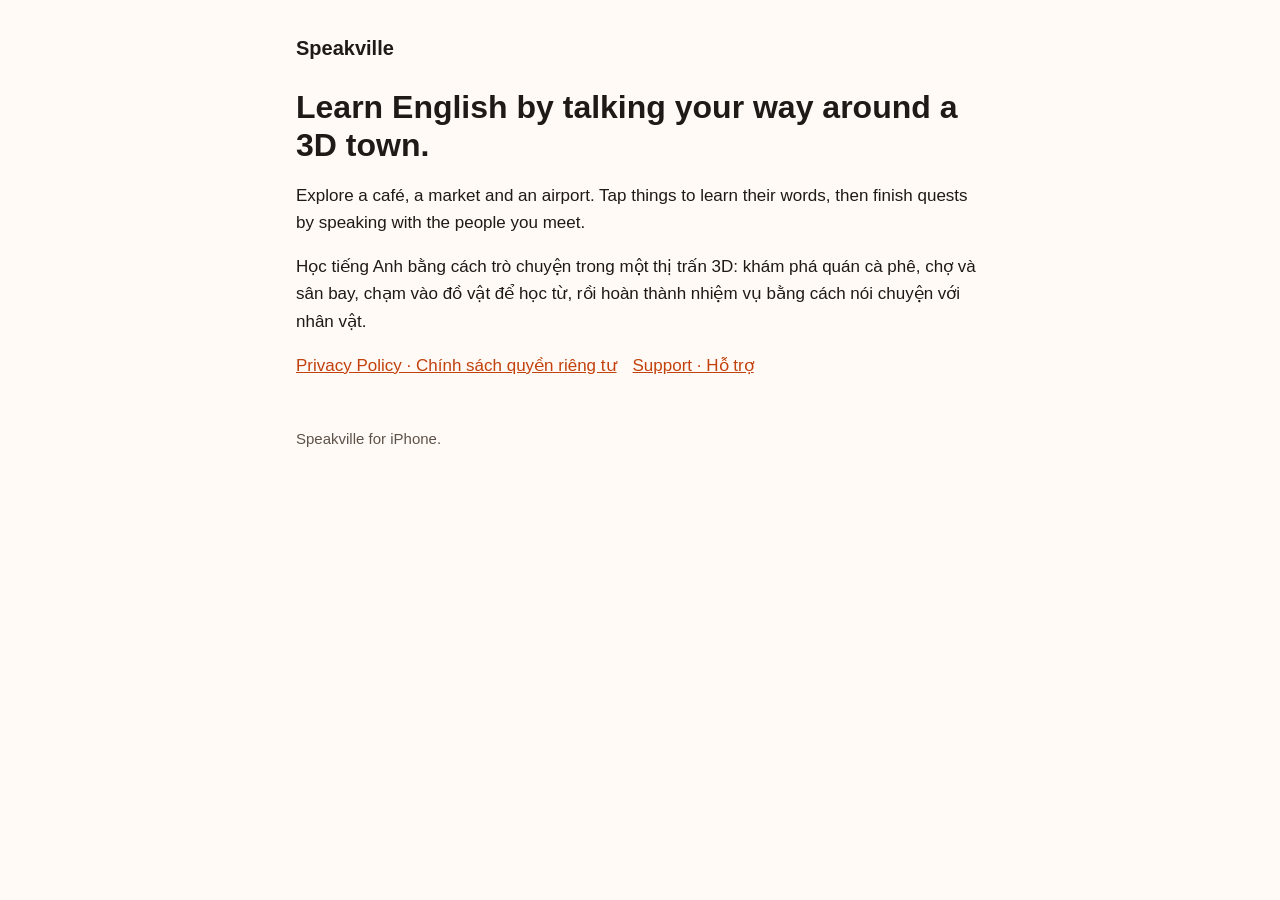
<file: index.html>
<!doctype html>
<html lang="en">
<head>
  <meta charset="utf-8">
  <meta name="viewport" content="width=device-width, initial-scale=1">
  <title>Speakville</title>
  <meta name="description" content="Speakville: learn English by talking your way around a 3D town.">
  <link rel="stylesheet" href="style.css">
</head>
<body>
  <main>
    <header class="site"><a href="./">Speakville</a></header>

    <h1>Learn English by talking your way around a 3D town.</h1>
    <p>Explore a café, a market and an airport. Tap things to learn their words, then finish quests by speaking with the people you meet.</p>
    <p lang="vi">Học tiếng Anh bằng cách trò chuyện trong một thị trấn 3D: khám phá quán cà phê, chợ và sân bay, chạm vào đồ vật để học từ, rồi hoàn thành nhiệm vụ bằng cách nói chuyện với nhân vật.</p>

    <nav aria-label="Pages">
      <ul class="links" role="list">
        <li><a href="privacy/">Privacy Policy · Chính sách quyền riêng tư</a></li>
        <li><a href="support/">Support · Hỗ trợ</a></li>
      </ul>
    </nav>

    <footer>Speakville for iPhone.</footer>
  </main>
</body>
</html>
</file>
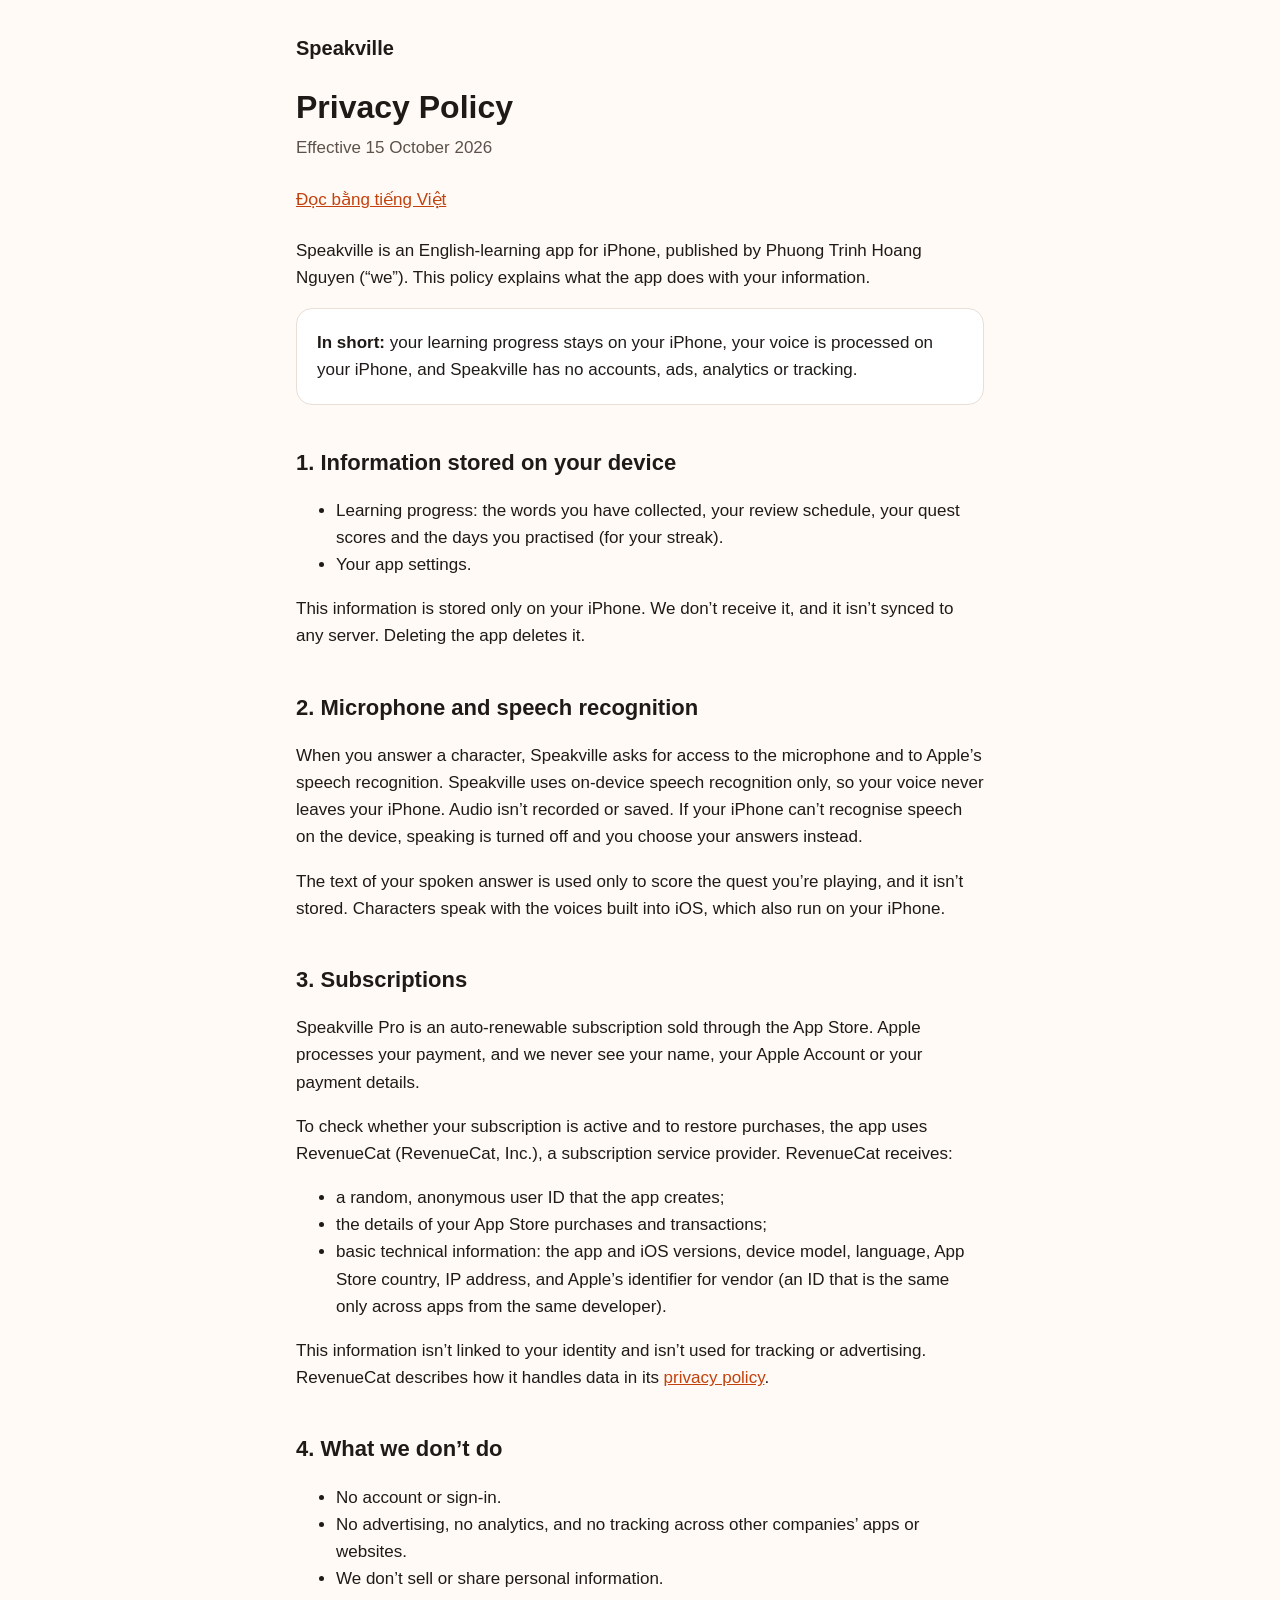
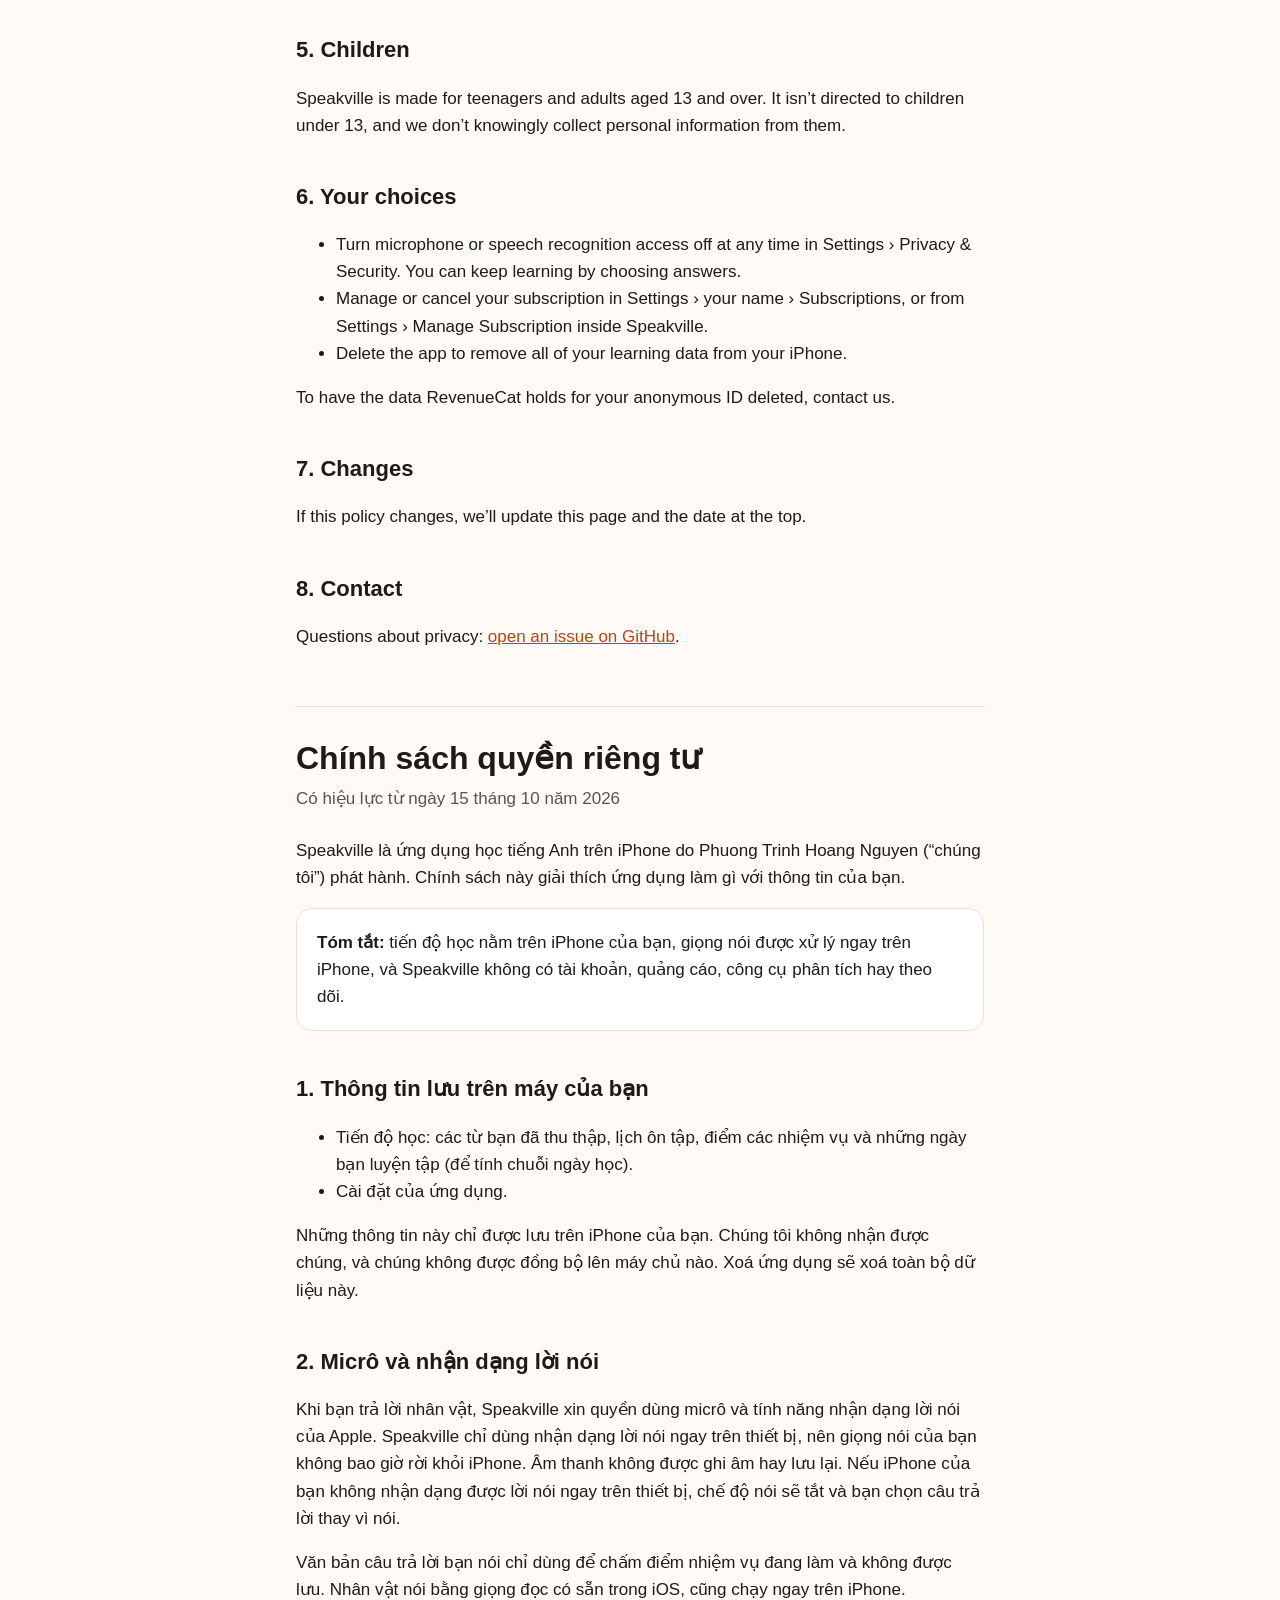
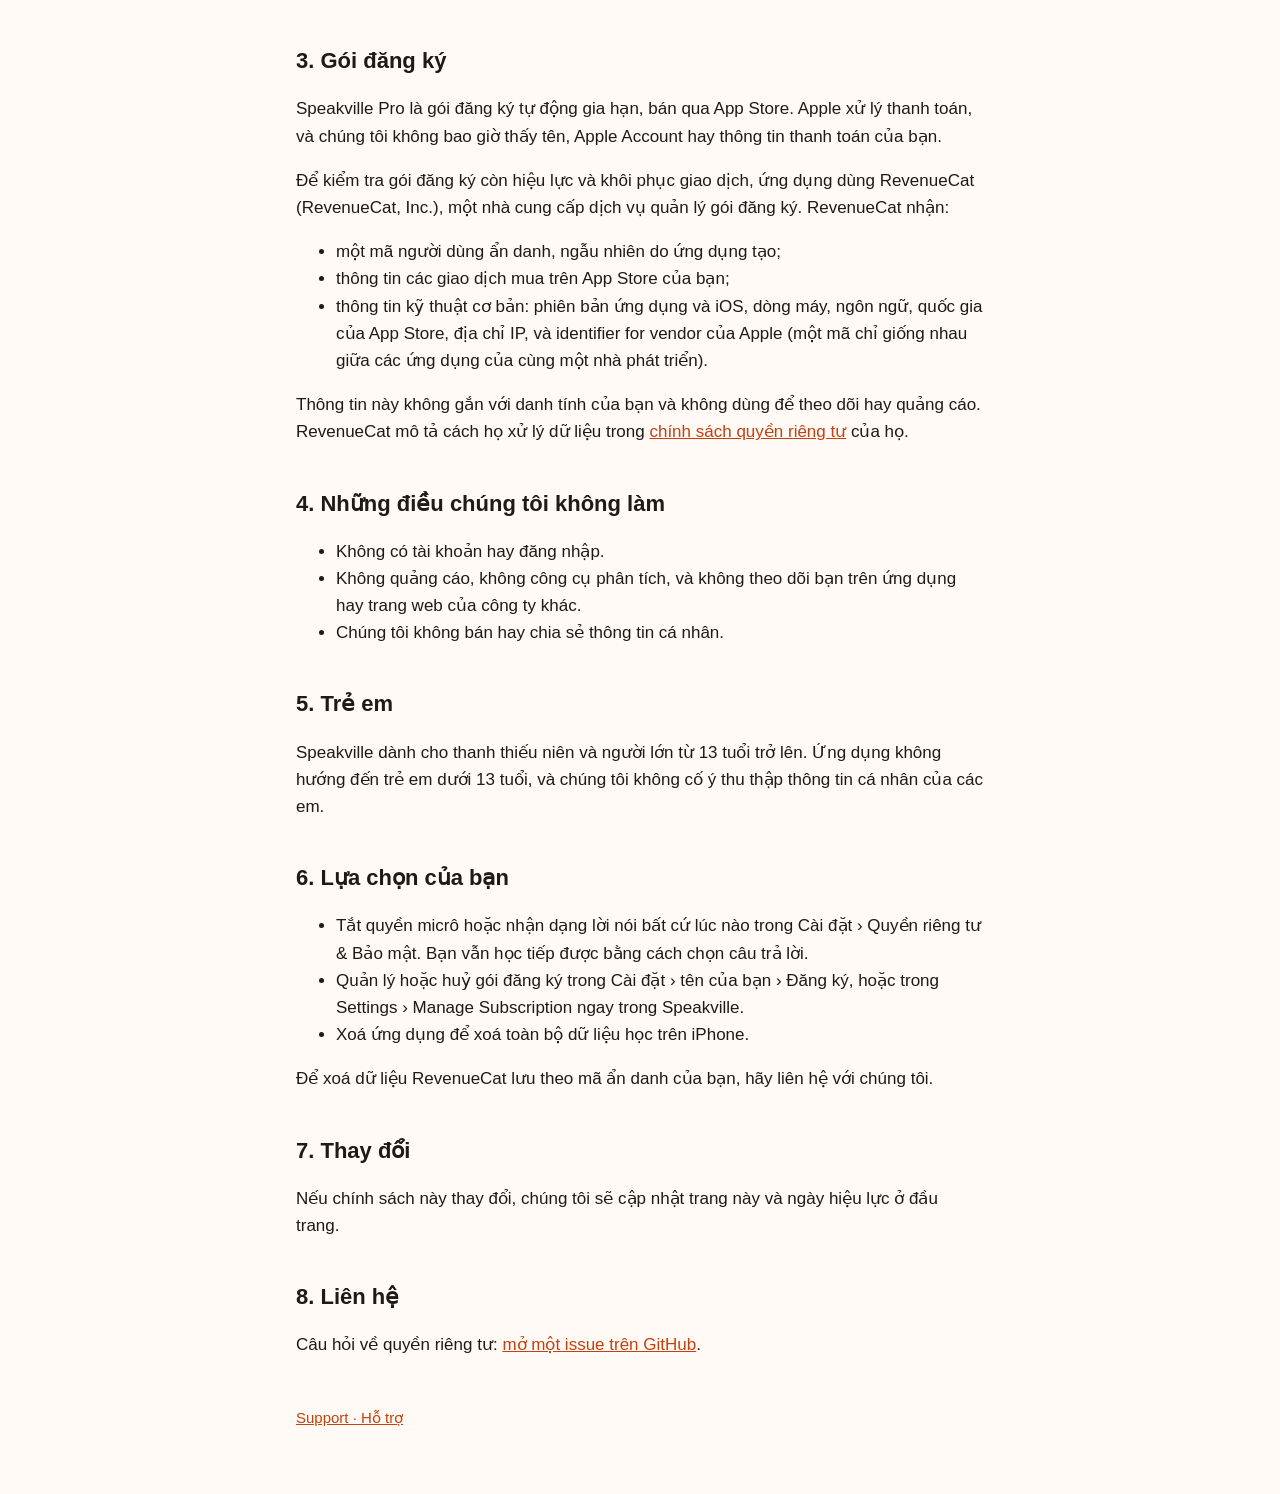
<file: privacy/index.html>
<!doctype html>
<html lang="en">
<head>
  <meta charset="utf-8">
  <meta name="viewport" content="width=device-width, initial-scale=1">
  <title>Speakville Privacy Policy</title>
  <meta name="description" content="How the Speakville app handles your information.">
  <link rel="stylesheet" href="../style.css">
</head>
<body>
  <main>
    <header class="site"><a href="../">Speakville</a></header>

    <article>
      <h1>Privacy Policy</h1>
      <p class="meta">Effective 15 October 2026</p>
      <p class="lang-switch"><a href="#vi" hreflang="vi">Đọc bằng tiếng Việt</a></p>

      <p>Speakville is an English-learning app for iPhone, published by Phuong Trinh Hoang Nguyen (“we”). This policy explains what the app does with your information.</p>
      <div class="card">
        <strong>In short:</strong> your learning progress stays on your iPhone, your voice is processed on your iPhone, and Speakville has no accounts, ads, analytics or tracking.
      </div>

      <h2>1. Information stored on your device</h2>
      <ul>
        <li>Learning progress: the words you have collected, your review schedule, your quest scores and the days you practised (for your streak).</li>
        <li>Your app settings.</li>
      </ul>
      <p>This information is stored only on your iPhone. We don’t receive it, and it isn’t synced to any server. Deleting the app deletes it.</p>

      <h2>2. Microphone and speech recognition</h2>
      <p>When you answer a character, Speakville asks for access to the microphone and to Apple’s speech recognition. Speakville uses on-device speech recognition only, so your voice never leaves your iPhone. Audio isn’t recorded or saved. If your iPhone can’t recognise speech on the device, speaking is turned off and you choose your answers instead.</p>
      <p>The text of your spoken answer is used only to score the quest you’re playing, and it isn’t stored. Characters speak with the voices built into iOS, which also run on your iPhone.</p>

      <h2>3. Subscriptions</h2>
      <p>Speakville Pro is an auto-renewable subscription sold through the App Store. Apple processes your payment, and we never see your name, your Apple Account or your payment details.</p>
      <p>To check whether your subscription is active and to restore purchases, the app uses RevenueCat (RevenueCat, Inc.), a subscription service provider. RevenueCat receives:</p>
      <ul>
        <li>a random, anonymous user ID that the app creates;</li>
        <li>the details of your App Store purchases and transactions;</li>
        <li>basic technical information: the app and iOS versions, device model, language, App Store country, IP address, and Apple’s identifier for vendor (an ID that is the same only across apps from the same developer).</li>
      </ul>
      <p>This information isn’t linked to your identity and isn’t used for tracking or advertising. RevenueCat describes how it handles data in its <a href="https://www.revenuecat.com/privacy">privacy policy</a>.</p>

      <h2>4. What we don’t do</h2>
      <ul>
        <li>No account or sign-in.</li>
        <li>No advertising, no analytics, and no tracking across other companies’ apps or websites.</li>
        <li>We don’t sell or share personal information.</li>
      </ul>

      <h2>5. Children</h2>
      <p>Speakville is made for teenagers and adults aged 13 and over. It isn’t directed to children under 13, and we don’t knowingly collect personal information from them.</p>

      <h2>6. Your choices</h2>
      <ul>
        <li>Turn microphone or speech recognition access off at any time in Settings › Privacy &amp; Security. You can keep learning by choosing answers.</li>
        <li>Manage or cancel your subscription in Settings › your name › Subscriptions, or from Settings › Manage Subscription inside Speakville.</li>
        <li>Delete the app to remove all of your learning data from your iPhone.</li>
      </ul>
      <p>To have the data RevenueCat holds for your anonymous ID deleted, contact us.</p>

      <h2>7. Changes</h2>
      <p>If this policy changes, we’ll update this page and the date at the top.</p>

      <h2>8. Contact</h2>
      <p>Questions about privacy: <a href="https://github.com/maverickasdev/speakville-site/issues">open an issue on GitHub</a>.</p>
    </article>

    <hr>

    <article id="vi" lang="vi">
      <h1>Chính sách quyền riêng tư</h1>
      <p class="meta">Có hiệu lực từ ngày 15 tháng 10 năm 2026</p>

      <p>Speakville là ứng dụng học tiếng Anh trên iPhone do Phuong Trinh Hoang Nguyen (“chúng tôi”) phát hành. Chính sách này giải thích ứng dụng làm gì với thông tin của bạn.</p>
      <div class="card">
        <strong>Tóm tắt:</strong> tiến độ học nằm trên iPhone của bạn, giọng nói được xử lý ngay trên iPhone, và Speakville không có tài khoản, quảng cáo, công cụ phân tích hay theo dõi.
      </div>

      <h2>1. Thông tin lưu trên máy của bạn</h2>
      <ul>
        <li>Tiến độ học: các từ bạn đã thu thập, lịch ôn tập, điểm các nhiệm vụ và những ngày bạn luyện tập (để tính chuỗi ngày học).</li>
        <li>Cài đặt của ứng dụng.</li>
      </ul>
      <p>Những thông tin này chỉ được lưu trên iPhone của bạn. Chúng tôi không nhận được chúng, và chúng không được đồng bộ lên máy chủ nào. Xoá ứng dụng sẽ xoá toàn bộ dữ liệu này.</p>

      <h2>2. Micrô và nhận dạng lời nói</h2>
      <p>Khi bạn trả lời nhân vật, Speakville xin quyền dùng micrô và tính năng nhận dạng lời nói của Apple. Speakville chỉ dùng nhận dạng lời nói ngay trên thiết bị, nên giọng nói của bạn không bao giờ rời khỏi iPhone. Âm thanh không được ghi âm hay lưu lại. Nếu iPhone của bạn không nhận dạng được lời nói ngay trên thiết bị, chế độ nói sẽ tắt và bạn chọn câu trả lời thay vì nói.</p>
      <p>Văn bản câu trả lời bạn nói chỉ dùng để chấm điểm nhiệm vụ đang làm và không được lưu. Nhân vật nói bằng giọng đọc có sẵn trong iOS, cũng chạy ngay trên iPhone.</p>

      <h2>3. Gói đăng ký</h2>
      <p>Speakville Pro là gói đăng ký tự động gia hạn, bán qua App Store. Apple xử lý thanh toán, và chúng tôi không bao giờ thấy tên, Apple Account hay thông tin thanh toán của bạn.</p>
      <p>Để kiểm tra gói đăng ký còn hiệu lực và khôi phục giao dịch, ứng dụng dùng RevenueCat (RevenueCat, Inc.), một nhà cung cấp dịch vụ quản lý gói đăng ký. RevenueCat nhận:</p>
      <ul>
        <li>một mã người dùng ẩn danh, ngẫu nhiên do ứng dụng tạo;</li>
        <li>thông tin các giao dịch mua trên App Store của bạn;</li>
        <li>thông tin kỹ thuật cơ bản: phiên bản ứng dụng và iOS, dòng máy, ngôn ngữ, quốc gia của App Store, địa chỉ IP, và identifier for vendor của Apple (một mã chỉ giống nhau giữa các ứng dụng của cùng một nhà phát triển).</li>
      </ul>
      <p>Thông tin này không gắn với danh tính của bạn và không dùng để theo dõi hay quảng cáo. RevenueCat mô tả cách họ xử lý dữ liệu trong <a href="https://www.revenuecat.com/privacy">chính sách quyền riêng tư</a> của họ.</p>

      <h2>4. Những điều chúng tôi không làm</h2>
      <ul>
        <li>Không có tài khoản hay đăng nhập.</li>
        <li>Không quảng cáo, không công cụ phân tích, và không theo dõi bạn trên ứng dụng hay trang web của công ty khác.</li>
        <li>Chúng tôi không bán hay chia sẻ thông tin cá nhân.</li>
      </ul>

      <h2>5. Trẻ em</h2>
      <p>Speakville dành cho thanh thiếu niên và người lớn từ 13 tuổi trở lên. Ứng dụng không hướng đến trẻ em dưới 13 tuổi, và chúng tôi không cố ý thu thập thông tin cá nhân của các em.</p>

      <h2>6. Lựa chọn của bạn</h2>
      <ul>
        <li>Tắt quyền micrô hoặc nhận dạng lời nói bất cứ lúc nào trong Cài đặt › Quyền riêng tư &amp; Bảo mật. Bạn vẫn học tiếp được bằng cách chọn câu trả lời.</li>
        <li>Quản lý hoặc huỷ gói đăng ký trong Cài đặt › tên của bạn › Đăng ký, hoặc trong Settings › Manage Subscription ngay trong Speakville.</li>
        <li>Xoá ứng dụng để xoá toàn bộ dữ liệu học trên iPhone.</li>
      </ul>
      <p>Để xoá dữ liệu RevenueCat lưu theo mã ẩn danh của bạn, hãy liên hệ với chúng tôi.</p>

      <h2>7. Thay đổi</h2>
      <p>Nếu chính sách này thay đổi, chúng tôi sẽ cập nhật trang này và ngày hiệu lực ở đầu trang.</p>

      <h2>8. Liên hệ</h2>
      <p>Câu hỏi về quyền riêng tư: <a href="https://github.com/maverickasdev/speakville-site/issues">mở một issue trên GitHub</a>.</p>
    </article>

    <footer><a href="../support/">Support · Hỗ trợ</a></footer>
  </main>
</body>
</html>
</file>
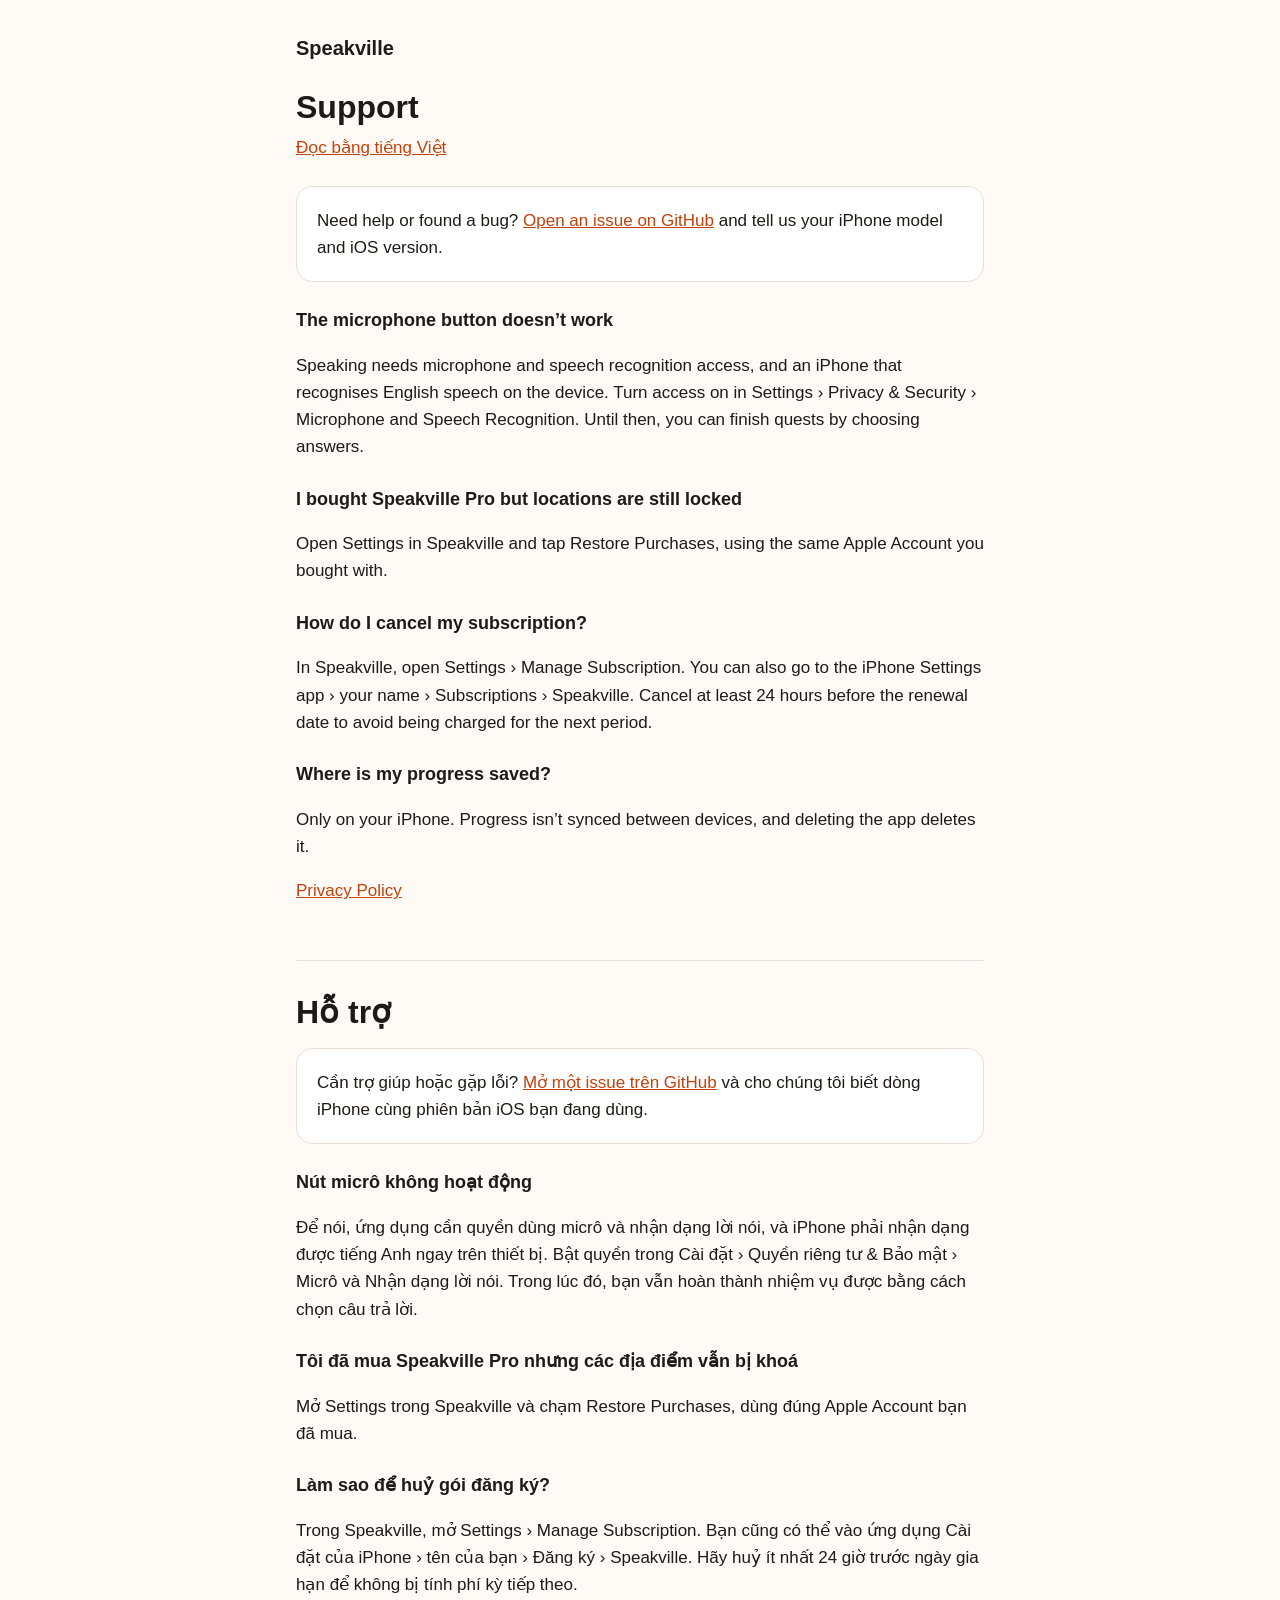
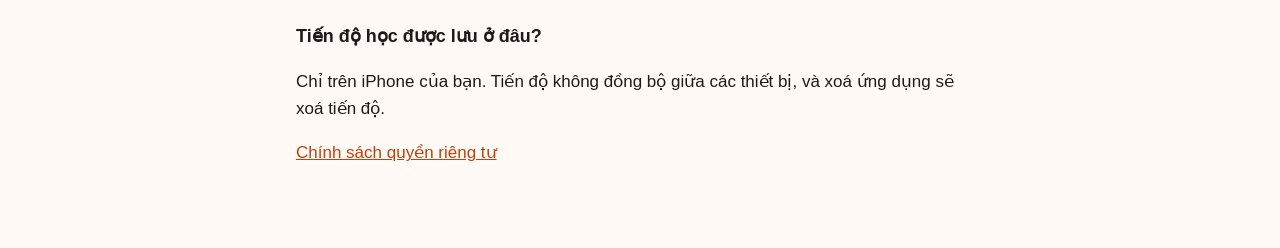
<file: support/index.html>
<!doctype html>
<html lang="en">
<head>
  <meta charset="utf-8">
  <meta name="viewport" content="width=device-width, initial-scale=1">
  <title>Speakville Support</title>
  <meta name="description" content="Help with the Speakville app: speaking, subscriptions and your progress.">
  <link rel="stylesheet" href="../style.css">
</head>
<body>
  <main>
    <header class="site"><a href="../">Speakville</a></header>

    <article>
      <h1>Support</h1>
      <p class="lang-switch"><a href="#vi" hreflang="vi">Đọc bằng tiếng Việt</a></p>

      <div class="card">
        Need help or found a bug? <a href="https://github.com/maverickasdev/speakville-site/issues">Open an issue on GitHub</a> and tell us your iPhone model and iOS version.
      </div>

      <h3>The microphone button doesn’t work</h3>
      <p>Speaking needs microphone and speech recognition access, and an iPhone that recognises English speech on the device. Turn access on in Settings › Privacy &amp; Security › Microphone and Speech Recognition. Until then, you can finish quests by choosing answers.</p>

      <h3>I bought Speakville Pro but locations are still locked</h3>
      <p>Open Settings in Speakville and tap Restore Purchases, using the same Apple Account you bought with.</p>

      <h3>How do I cancel my subscription?</h3>
      <p>In Speakville, open Settings › Manage Subscription. You can also go to the iPhone Settings app › your name › Subscriptions › Speakville. Cancel at least 24 hours before the renewal date to avoid being charged for the next period.</p>

      <h3>Where is my progress saved?</h3>
      <p>Only on your iPhone. Progress isn’t synced between devices, and deleting the app deletes it.</p>

      <p><a href="../privacy/">Privacy Policy</a></p>
    </article>

    <hr>

    <article id="vi" lang="vi">
      <h1>Hỗ trợ</h1>

      <div class="card">
        Cần trợ giúp hoặc gặp lỗi? <a href="https://github.com/maverickasdev/speakville-site/issues">Mở một issue trên GitHub</a> và cho chúng tôi biết dòng iPhone cùng phiên bản iOS bạn đang dùng.
      </div>

      <h3>Nút micrô không hoạt động</h3>
      <p>Để nói, ứng dụng cần quyền dùng micrô và nhận dạng lời nói, và iPhone phải nhận dạng được tiếng Anh ngay trên thiết bị. Bật quyền trong Cài đặt › Quyền riêng tư &amp; Bảo mật › Micrô và Nhận dạng lời nói. Trong lúc đó, bạn vẫn hoàn thành nhiệm vụ được bằng cách chọn câu trả lời.</p>

      <h3>Tôi đã mua Speakville Pro nhưng các địa điểm vẫn bị khoá</h3>
      <p>Mở Settings trong Speakville và chạm Restore Purchases, dùng đúng Apple Account bạn đã mua.</p>

      <h3>Làm sao để huỷ gói đăng ký?</h3>
      <p>Trong Speakville, mở Settings › Manage Subscription. Bạn cũng có thể vào ứng dụng Cài đặt của iPhone › tên của bạn › Đăng ký › Speakville. Hãy huỷ ít nhất 24 giờ trước ngày gia hạn để không bị tính phí kỳ tiếp theo.</p>

      <h3>Tiến độ học được lưu ở đâu?</h3>
      <p>Chỉ trên iPhone của bạn. Tiến độ không đồng bộ giữa các thiết bị, và xoá ứng dụng sẽ xoá tiến độ.</p>

      <p><a href="../privacy/#vi">Chính sách quyền riêng tư</a></p>
    </article>
  </main>
</body>
</html>
</file>
<file: style.css>
:root {
  color-scheme: light dark;
  --bg: #fffaf5;
  --surface: #ffffff;
  --text: #1f1a17;
  --muted: #5c524b;
  --brand: #c2410c;
  --border: #eadfd6;
}

@media (prefers-color-scheme: dark) {
  :root {
    --bg: #171310;
    --surface: #221c18;
    --text: #f5efe9;
    --muted: #c4b8ae;
    --brand: #fb923c;
    --border: #3a302a;
  }
}

* { box-sizing: border-box; }

body {
  margin: 0;
  background: var(--bg);
  color: var(--text);
  font: 17px/1.6 -apple-system, BlinkMacSystemFont, "Segoe UI", Roboto, "Helvetica Neue", Arial, sans-serif;
}

main {
  max-width: 720px;
  margin: 0 auto;
  padding: 32px 16px 64px;
}

header.site {
  display: flex;
  align-items: center;
  gap: 12px;
  margin-bottom: 24px;
}

header.site a {
  color: var(--text);
  font-weight: 700;
  font-size: 20px;
  text-decoration: none;
}

.links {
  display: flex;
  flex-wrap: wrap;
  gap: 8px 16px;
  margin: 0 0 32px;
  padding: 0;
  list-style: none;
}

a { color: var(--brand); }

h1 { font-size: 32px; line-height: 1.2; margin: 0 0 8px; }
h2 { font-size: 22px; margin: 40px 0 8px; }
h3 { font-size: 18px; margin: 24px 0 4px; }

.meta { color: var(--muted); margin: 0 0 24px; }

.card {
  background: var(--surface);
  border: 1px solid var(--border);
  border-radius: 16px;
  padding: 20px;
  margin: 16px 0;
}

.lang-switch { margin: 0 0 24px; }

hr {
  border: 0;
  border-top: 1px solid var(--border);
  margin: 56px 0 32px;
}

footer {
  color: var(--muted);
  font-size: 15px;
  margin-top: 48px;
}
</file>
